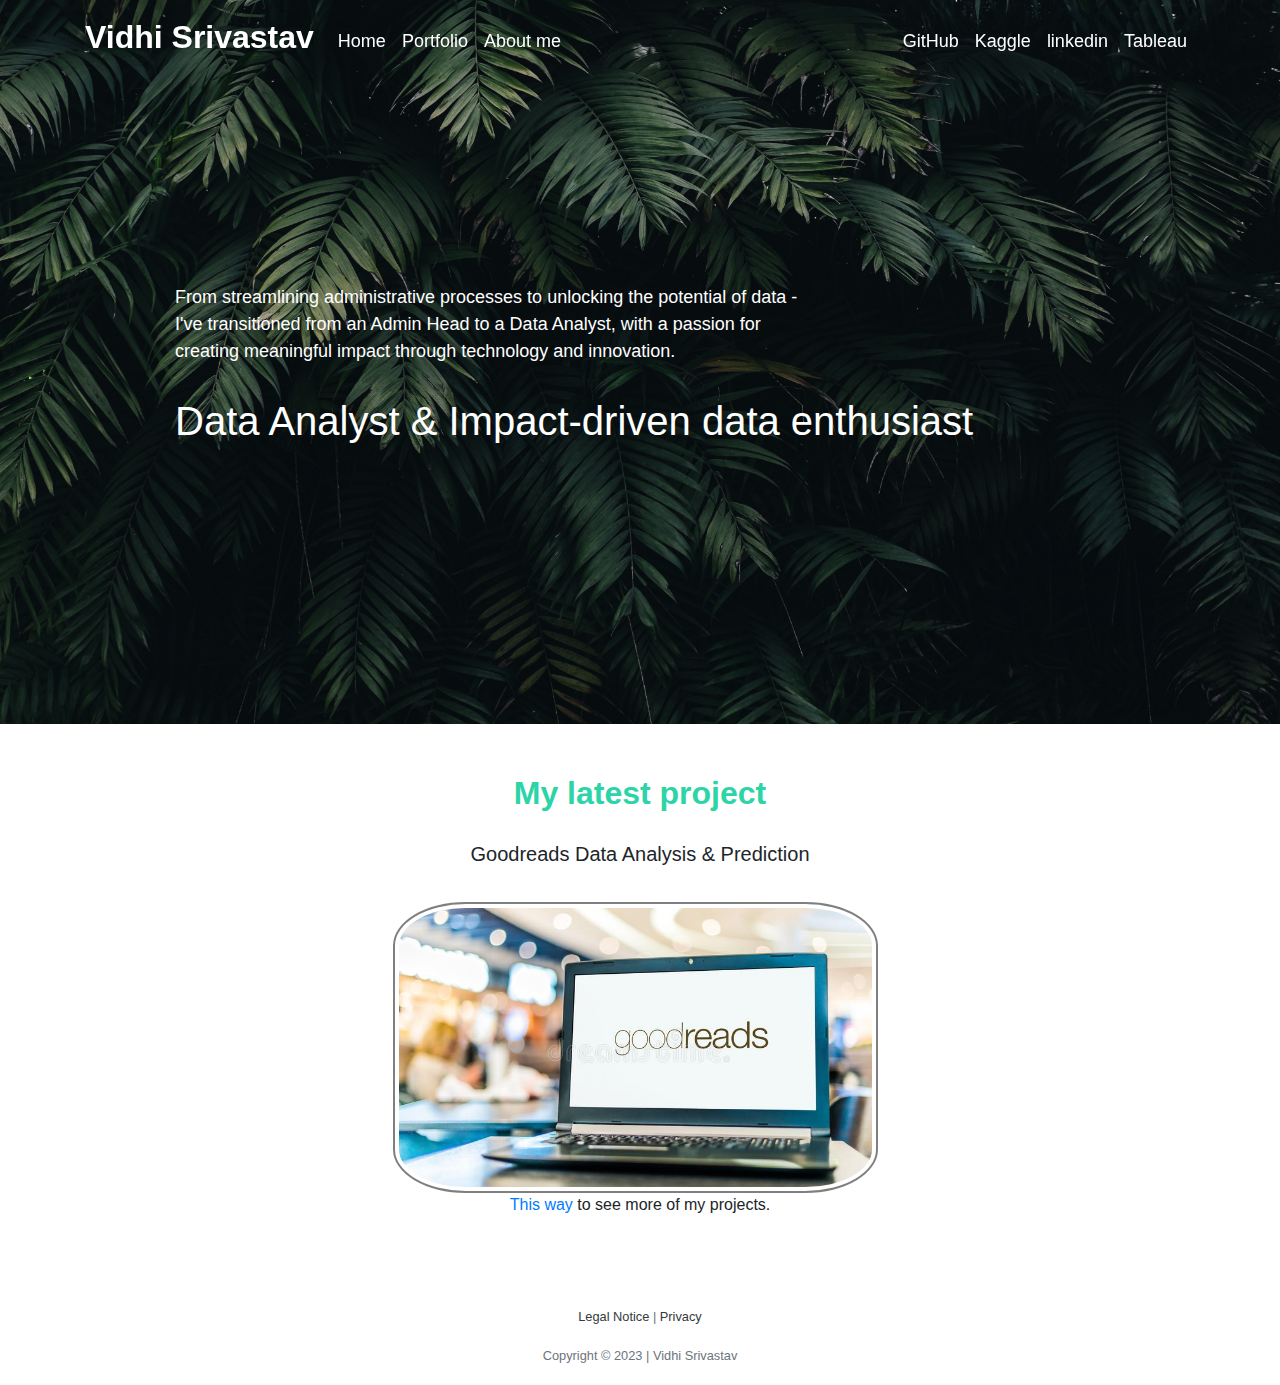
<file: docs/index.html>
<!doctype html>
<!-- This entire layout structure is taken from CS50s finance implementation https://finance.cs50.net/login -->
<html lang="en">

<head>
    <!-- Global site tag (gtag.js) - Google Analytics -->
    <script async src="https://www.googletagmanager.com/gtag/js?id=UA-89966424-1"></script>
    <!-- This is taken from Bootstrap https://getbootstrap.com/docs/4.4/getting-started/introduction/-->
    <!-- Required meta tags -->
    <meta charset="utf-8">
    <meta name="viewport" content="width=device-width, initial-scale=1, shrink-to-fit=no">
    <!-- Bootstrap CSS -->
    <link rel="stylesheet" href="https://stackpath.bootstrapcdn.com/bootstrap/4.4.1/css/bootstrap.min.css" integrity="sha384-Vkoo8x4CGsO3+Hhxv8T/Q5PaXtkKtu6ug5TOeNV6gBiFeWPGFN9MuhOf23Q9Ifjh" crossorigin="anonymous">
    <!-- own additional style sheet -->
    <link href="./static/style.css" rel="stylesheet">
    <!-- Optional JavaScript -->
    <!-- jQuery first, then Popper.js, then Bootstrap JS -->
    <script src="https://code.jquery.com/jquery-3.4.1.slim.min.js" integrity="sha384-J6qa4849blE2+poT4WnyKhv5vZF5SrPo0iEjwBvKU7imGFAV0wwj1yYfoRSJoZ+n" crossorigin="anonymous"></script>
    <script src="https://cdn.jsdelivr.net/npm/popper.js@1.16.0/dist/umd/popper.min.js" integrity="sha384-Q6E9RHvbIyZFJoft+2mJbHaEWldlvI9IOYy5n3zV9zzTtmI3UksdQRVvoxMfooAo" crossorigin="anonymous"></script>
    <script src="https://stackpath.bootstrapcdn.com/bootstrap/4.4.1/js/bootstrap.min.js" integrity="sha384-wfSDF2E50Y2D1uUdj0O3uMBJnjuUD4Ih7YwaYd1iqfktj0Uod8GCExl3Og8ifwB6" crossorigin="anonymous"></script>
    <!-- Global site tag (gtag.js) - Google Analytics -->
    <script async src="https://www.googletagmanager.com/gtag/js?id=UA-168103075-1"></script>
    <script>
        window.dataLayer = window.dataLayer || [];

        function gtag() {
            dataLayer.push(arguments);
        }
        gtag('js', new Date());

        gtag('config', 'UA-168103075-1', {
            'anonymize_ip': true
        });
    </script>
    <!-- Disallow crawlers to index this website -->
    <meta name="robots" content="noindex">
    <title>Vidhi Srivastav</title>
    <link rel="icon" href="/static/img/home.png">
    <!-- mobile first bootstrap -->
    <meta name="viewport" content="width=device-width, initial-scale=1">
</head>

<body>
    <div class="upper-section-index">
        <nav class="navbar navbar-expand-md navbar-light index-navbar-custom sticky-top">
            <div class="container">
                <a class="navbar-brand" id="name-color" href="index.html">Vidhi Srivastav</a>
                <button class="navbar-toggler" type="button" data-toggle="collapse" data-target="#navbarNav" aria-controls="navbarNav" aria-expanded="false" aria-label="Toggle navigation">
               <span class="navbar-toggler-icon"></span>
               </button>
                <div class="collapse navbar-collapse" id="navbarNav">
                    <ul class="navbar-nav mr-auto mt-2">
                        <li class="nav-item">
                            <a class="nav-link" id="navbar-color" href="index.html">Home</a>
                        </li>
                        <li class="nav-item">
                            <a class="nav-link" id="navbar-color" href="portfolio.html">Portfolio</a>
                        </li>
                        <li class="nav-item">
                            <a class="nav-link" id="navbar-color" href="about.html">About me</a>
                        </li>
                    </ul>
                    <ul class="navbar-nav ml-auto mt-2">
                        <li class="nav-item">
                            <a target="_blank" class="nav-link" id="navbar-color" href="https://github.com/VidhiSrivastav">GitHub</a>
                        </li>
                        <li class="nav-item">
                            <a target="_blank" class="nav-link" id="navbar-color" href="https://www.kaggle.com/vidhisrivastava">Kaggle</a>
                        </li>
                        <li class="nav-item">
                            <a target="_blank" class="nav-link" id="navbar-color" href="https://www.linkedin.com/in/vidhisrivastava77/">linkedin</a>
                        </li>
                        <li class="nav-item">
                            <a target="_blank" class="nav-link" id="navbar-color" href="https://public.tableau.com/app/profile/vidhi5336#!/">Tableau</a>
                        </li>
                    </ul>
                </div>
            </div>
        </nav>
        <section class="title-color" id="index-title">
            <div class="container title-container">
                <div class="row title-text">
                    <div class="col-12 col-sm-11 col-md-9 col-lg-8 additional-margin">
                        <div class="title-description">
                            <div class="wrapper">
                                <div class="typing-demo">
                                    <p>From streamlining administrative processes to unlocking the potential of data - I've transitioned from an Admin Head to a Data Analyst, with a passion for creating meaningful impact through technology and innovation.</p>
                                </div>

                            </div>
                        </div>
                    </div>
                </div>
                <div class="row title-text">
                    <div class="col-auto additional-margin">
                        <p>

                            <h1 class="title">Data Analyst &amp; Impact-driven data enthusiast</h1>

                        </p>
                    </div>
                </div>
            </div>
    </div>
    </section>
    <section class="home-content">
        <div class="container">
            <div class="row portfolio-row justify-content-center">
                <div class="col-12 col-md-6">
                    <div class="row justify-content-center">
                        <div class="text-center">
                            <h2 class="index-header">My latest project</h2>
                        </div>
                    </div>
                    <div class="row justify-content-center">
                        <div class="row index-img text-center">
                            <h5 href="https://www.kaggle.com/code/vidhisrivastava/goodreads-reading-trends">Goodreads Data Analysis & Prediction</h5>
                        </div>
                    </div>
                    <div class="row">
                        <div class="image">
                            <a target="_blank" href="https://www.kaggle.com/code/vidhisrivastava/goodreads-reading-trends">
                                <img class="portfolio-img" src="./static/img/goodreads.jpg">
                            </a>
                        </div>
                    </div>
                    <div class="index-bottom text-center">
                        <p>
                            <a class="about-link" href="portfolio.html">This way</a> to see more of my projects.
                        </p>
                    </div>
                </div>
                <!--div class="col-12 col-md-6">
                  <div class="row justify-content-center">
                      <div class="text-center">
                  
                          <h2 class="index-header">My latest blog post</h2>
                  
                      </div>
                  </div>
                  <div class="row justify-content-center">
                      <div class="row index-img text-center">
                          <h5>coming soon</h5>
                      </div>
                  </div>
                  <div class="row">
                      <div class="image">
                  
                          <a target="_blank" href=blog link>
                              <img class="portfolio-img" src=/static/img/directors-sustainability.png>
                          </a>
                      </div>
                  </div>
                  <div class="index-bottom text-center">
                      <p>
                  
                          And <a target="_blank" class="about-link" href="">this way</a> to see more of my blog posts.
                  
                      </p>
                  </div>
                  </div-->
            </div>
        </div>
    </section>
    <footer class="small text-center text-muted">
        <a href="/en/impressum" class="text-dark">Legal Notice</a> |
        <a href="/en/datenschutz" class="text-dark">Privacy</a>
        <p class="copyright">Copyright &copy; 2023 | Vidhi Srivastav</p>
    </footer>
</body>

</html>
</file>
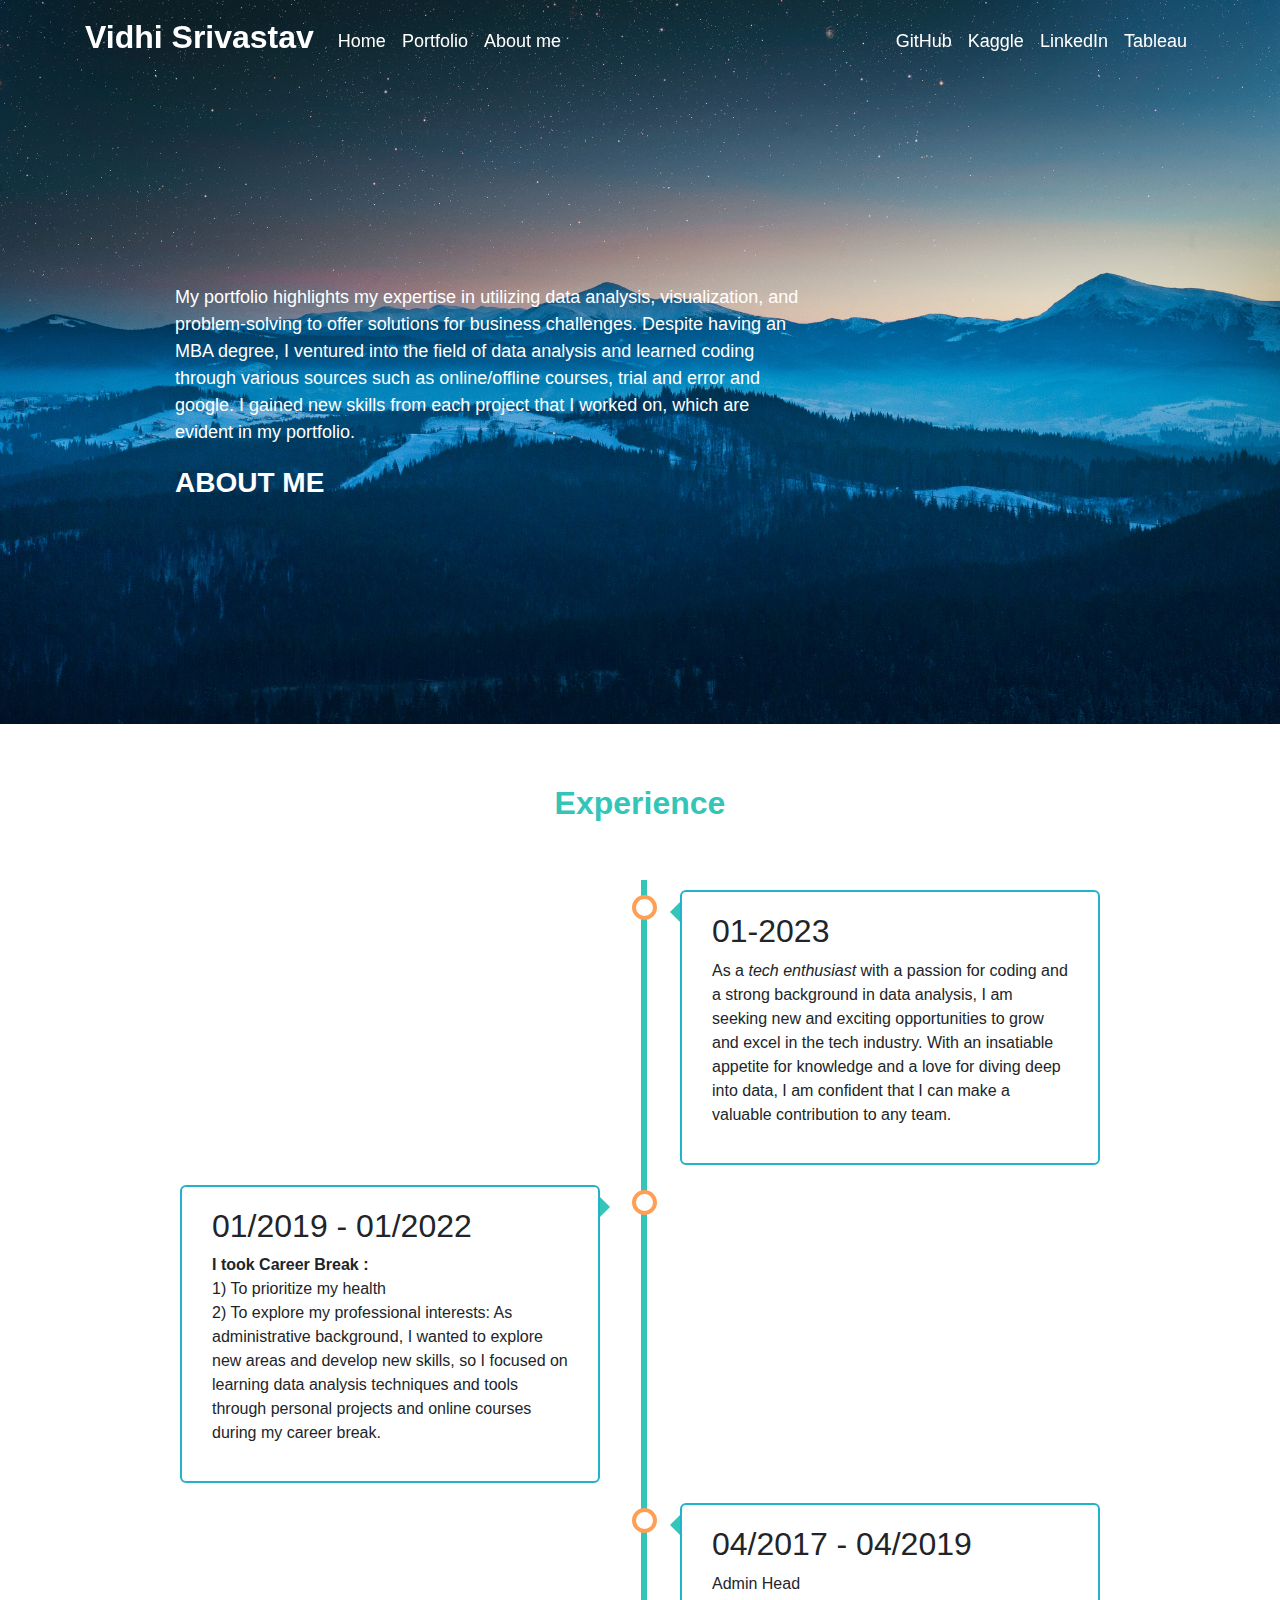
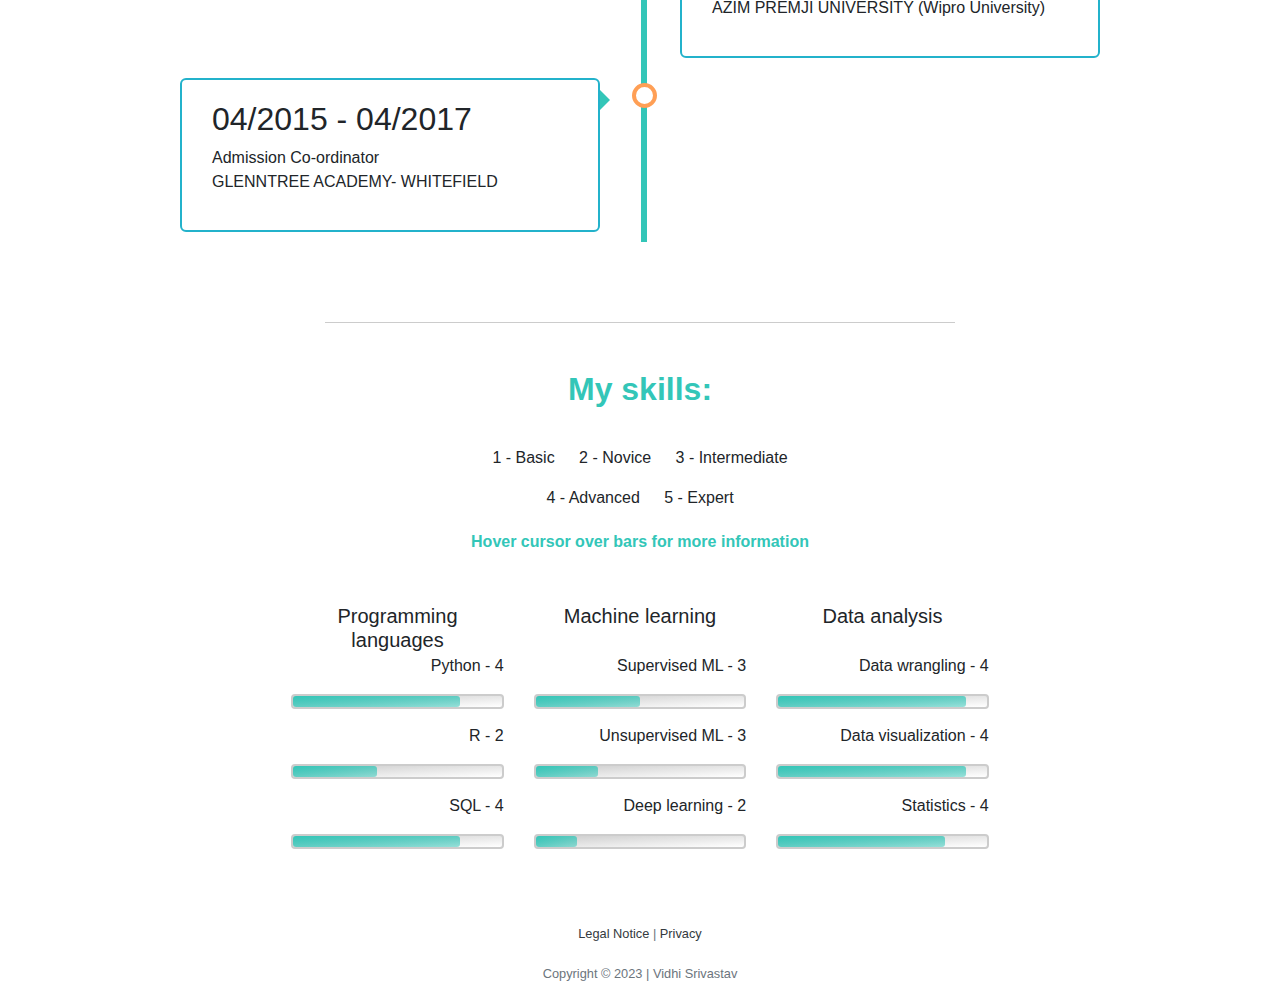
<file: docs/about.html>
<!doctype html>


<!-- This entire layout structure is taken from CS50s finance implementation https://finance.cs50.net/login -->

<html lang="en">

<head>

    <!-- Global site tag (gtag.js) - Google Analytics -->
    <script async src="https://www.googletagmanager.com/gtag/js?id=UA-89966424-1"></script>


    <!-- This is taken from Bootstrap https://getbootstrap.com/docs/4.4/getting-started/introduction/-->
    <!-- Required meta tags -->
    <meta charset="utf-8">
    <meta name="viewport" content="width=device-width, initial-scale=1, shrink-to-fit=no">

    <!-- Bootstrap CSS -->
    <link rel="stylesheet" href="https://stackpath.bootstrapcdn.com/bootstrap/4.4.1/css/bootstrap.min.css" integrity="sha384-Vkoo8x4CGsO3+Hhxv8T/Q5PaXtkKtu6ug5TOeNV6gBiFeWPGFN9MuhOf23Q9Ifjh" crossorigin="anonymous">
    <!-- own additional style sheet -->
    <link href="./static/style.css" rel="stylesheet">

    <!-- Optional JavaScript -->
    <!-- jQuery first, then Popper.js, then Bootstrap JS -->
    <script src="https://code.jquery.com/jquery-3.4.1.slim.min.js" integrity="sha384-J6qa4849blE2+poT4WnyKhv5vZF5SrPo0iEjwBvKU7imGFAV0wwj1yYfoRSJoZ+n" crossorigin="anonymous"></script>
    <script src="https://cdn.jsdelivr.net/npm/popper.js@1.16.0/dist/umd/popper.min.js" integrity="sha384-Q6E9RHvbIyZFJoft+2mJbHaEWldlvI9IOYy5n3zV9zzTtmI3UksdQRVvoxMfooAo" crossorigin="anonymous"></script>
    <script src="https://stackpath.bootstrapcdn.com/bootstrap/4.4.1/js/bootstrap.min.js" integrity="sha384-wfSDF2E50Y2D1uUdj0O3uMBJnjuUD4Ih7YwaYd1iqfktj0Uod8GCExl3Og8ifwB6" crossorigin="anonymous"></script>

    <!-- Global site tag (gtag.js) - Google Analytics -->
    <script async src="https://www.googletagmanager.com/gtag/js?id=UA-168103075-1"></script>
    <script>
        window.dataLayer = window.dataLayer || [];

        function gtag() {
            dataLayer.push(arguments);
        }
        gtag('js', new Date());

        gtag('config', 'UA-168103075-1', {
            'anonymize_ip': true
        });
    </script>


    <!-- Disallow crawlers to index this website -->
    <meta name="robots" content="noindex">

    <title>Vidhi Srivastav</title>
    <link rel="icon" href="/static/img/home.png">

    <!-- mobile first bootstrap -->
    <meta name="viewport" content="width=device-width, initial-scale=1">


</head>

<body>
    <div class="upper-section-about">
        <nav class="navbar navbar-expand-md navbar-light about-navbar-custom sticky-top">
            <div class="container">
                <a class="navbar-brand" id="name-color" href="index.html">Vidhi Srivastav</a>
                <button class="navbar-toggler" type="button" data-toggle="collapse" data-target="#navbarNav" aria-controls="navbarNav" aria-expanded="false" aria-label="Toggle navigation">
                    <span class="navbar-toggler-icon"></span>
                </button>
                <div class="collapse navbar-collapse" id="navbarNav">
                    <ul class="navbar-nav mr-auto mt-2">
                        <li class="nav-item">
                            <a class="nav-link" id="navbar-color" href="index.html">Home</a>
                        </li>
                        <li class="nav-item">
                            <a class="nav-link" id="navbar-color" href="portfolio.html">Portfolio</a>
                        </li>
                        <li class="nav-item">
                            <a class="nav-link" id="navbar-color" href="about.html">About me</a>
                        </li>
                    </ul>
                    <ul class="navbar-nav ml-auto mt-2">
                        <li class="nav-item">
                            <a target="_blank" class="nav-link" id="navbar-color" href="https://github.com/VidhiSrivastav">GitHub</a>
                        </li>
                        <li class="nav-item">
                            <a target="_blank" class="nav-link" id="navbar-color" href="https://www.kaggle.com/vidhisrivastava">Kaggle</a>
                        </li>
                        <li class="nav-item">
                            <a target="_blank" class="nav-link" id="navbar-color" href="https://www.linkedin.com/in/vidhisrivastava77/">LinkedIn</a>
                        </li>
                        <li class="nav-item">
                            <a target="_blank" class="nav-link" id="navbar-color" href="https://public.tableau.com/app/profile/vidhi5336#!/">Tableau</a>
                        </li>
                    </ul>
                </div>
            </div>
        </nav>
        <section class="title-color" id="about-title">
            <div class="container title-container">
                <div class="row title-text">
                    <div class="col-12 col-sm-11 col-md-9 col-lg-8 additional-margin">
                        <div class="title-description">
                            <p>My portfolio highlights my expertise in utilizing data analysis, visualization, and problem-solving to offer solutions for business challenges. Despite having an MBA degree, I ventured into the field of data analysis and learned
                                coding through various sources such as online/offline courses, trial and error and google. I gained new skills from each project that I worked on, which are evident in my portfolio.</p>
                        </div>
                    </div>
                </div>
                <div class="row title-text">
                    <div class="col-auto additional-margin">
                        <p>ABOUT ME</p>
                    </div>
                </div>
            </div>
    </div>
    </section>



    <section class="home-content">
        <div class="row portfolio-row justify-content-center">
            <div class="col-md-5">
                <div class="text-center">

                    <h2 class="about-header">Experience</h2>

                </div>
            </div>
        </div>
        <div class="timeline">
            <!--div class="container-timeline left">
                <div class="content">
                    <h2>9999</h2>

                    <p>
                        <a target="_blank" class="about-link" href="link">VidhiSrivastav</a>: ---
                    </p>

                </div>
            </div>
            <div class="container-timeline right">
                <div class="content">
                    <h2>9999</h2>

                    <ul>
                        <li>
                            <a target="_blank" class="about-link" href="link">---</a>: ---
                        </li>
                        <li>
                            <a target="_blank" class="about-link" href="link">---</a>:---
                        </li>
                        <li>
                            <a target="_blank" class="about-link" href="link">---</a>:---
                        </li>
                        <li>
                            <a target="_blank" class="about-link" href="link">---</a>:---
                        </li>
                    </ul>

                </div>
            </div>
            <div class="container-timeline left">
                <div class="content">
                    <h2>9999</h2>

                    <ul>
                        <li>
                            <a target="_blank" class="about-link" href="link">---</a>: ---<a target="_blank" class="about-link" href="link">
                                    ---
                        </li>
                        <li>
                            ---
                        </li>
                    </ul>

                </div>
            </div>
            <div class="container-timeline right">
                
            </div-->
            <div class="container-timeline right">
                <div class="content">
                    <h2>01-2023 </h2>

                    <p>As a
                        <i>tech enthusiast</i> with a passion for coding and a strong background in data analysis, I am seeking new and exciting opportunities to grow and excel in the tech industry. With an insatiable appetite for knowledge and a love
                        for diving deep into data, I am confident that I can make a valuable contribution to any team. </p>

                </div>
            </div>
            <div class="container-timeline left">
                <div class="content">
                    <h2>01/2019 - 01/2022</h2>

                    <p>
                        <B>I took Career Break :</B> <br> 1) To prioritize my health
                        <br>2) To explore my professional interests: As administrative background, I wanted to explore new areas and develop new skills, so I focused on learning data analysis techniques and tools through personal projects and online courses
                        during my career break.

                    </p>

                </div>
            </div>
            <div class="container-timeline right">
                <div class="content">
                    <h2>04/2017 - 04/2019</h2>

                    <p>
                        Admin Head <br> AZIM PREMJI UNIVERSITY (Wipro University)
                    </p>

                </div>
            </div>
            <div class="container-timeline left">
                <div class="content">
                    <h2>04/2015 - 04/2017</h2>

                    <p>
                        Admission Co-ordinator <br> GLENNTREE ACADEMY- WHITEFIELD
                    </p>

                </div>
            </div>
        </div>

        <div class="container">
            <div class="row portfolio-row justify-content-center">
                <div class="col-md-8">
                    <hr/>
                </div>
            </div>

            <div class="row about-row justify-content-center">
                <div class="col-12 p-0 text-center">

                    <h2 class="about-header">My skills:</h2>

                </div>
            </div>
            <div class="row row-legend justify-content-center">
                <div class="col-12 p-0 text-center">
                    <p>
                        1 - Basic<span class="about-legend"></span> 2 - Novice<span class="about-legend"></span> 3 - Intermediate
                    </p>
                    <p class="m-0">
                        4 - Advanced<span class="about-legend"></span> 5 - Expert
                    </p>
                </div>
            </div>
            <div class="row row-legend justify-content-center about-header">

                Hover cursor over bars for more information

            </div>
            <div class="row about-row justify-content-center">

                <div class="col-lg-3 col-md-6 col-12">
                    <div class="skill-cat text-center">
                        <h5>Programming languages</h5>
                    </div>
                    <div class="row">


                        <div class="col-12 text-right">
                            <p>Python - 4</p>
                            <div class="skill-bar">
                                <div class="skill-spec" style="width: 80.0%;">
                                </div>
                                <span class="tooltiptext">1 years experience</span>
                            </div>
                        </div>


                        <div class="col-12 text-right">
                            <p> R - 2</p>
                            <div class="skill-bar">
                                <div class="skill-spec" style="width: 40.0%;">
                                </div>
                                <span class="tooltiptext">1 years experience</span>
                            </div>
                        </div>


                        <div class="col-12 text-right">
                            <p>SQL - 4</p>
                            <div class="skill-bar">
                                <div class="skill-spec" style="width: 80.0%;">
                                </div>
                                <span class="tooltiptext">1 year experience</span>
                            </div>
                        </div>

                    </div>
                </div>

                <div class="col-lg-3 col-md-6 col-12">
                    <div class="skill-cat text-center">
                        <h5>Machine learning</h5>
                    </div>
                    <div class="row">


                        <div class="col-12 text-right">
                            <p>Supervised ML - 3</p>
                            <div class="skill-bar">
                                <div class="skill-spec" style="width: 50.0%;">
                                </div>
                                <span class="tooltiptext">Classification &amp; regression, time series</span>
                            </div>
                        </div>


                        <div class="col-12 text-right">
                            <p>Unsupervised ML - 3</p>
                            <div class="skill-bar">
                                <div class="skill-spec" style="width: 30.0%;">
                                </div>
                                <span class="tooltiptext">K-Means, PCA</span>
                            </div>
                        </div>


                        <div class="col-12 text-right">
                            <p>Deep learning - 2</p>
                            <div class="skill-bar">
                                <div class="skill-spec" style="width: 20.0%;">
                                </div>
                                <span class="tooltiptext">PyTorch, PyTorch Lightning</span>
                            </div>
                        </div>

                    </div>
                </div>

                <!--div class="col-lg-3 col-md-6 col-12">
                    <div class="skill-cat text-center">
                        <h5></h5>
                    </div>
                    <div class="row">


                        <div class="col-12 text-right">
                            <p>Front-end - 3</p>
                            <div class="skill-bar">
                                <div class="skill-spec" style="width: 60.0%;">
                                </div>
                                <span class="tooltiptext">HTML, CSS</span>
                            </div>
                        </div>


                        <div class="col-12 text-right">
                            <p>Databases - 3</p>
                            <div class="skill-bar">
                                <div class="skill-spec" style="width: 80.0%;">
                                </div>
                                <span class="tooltiptext">SQL, MongoDB</span>
                            </div>
                        </div>


                        <div class="col-12 text-right">
                            <p>Deployment - 3</p>
                            <div class="skill-bar">
                                <div class="skill-spec" style="width: 60.0%;">
                                </div>
                                <span class="tooltiptext">Heroku</span>
                            </div>
                        </div>

                    </div>
                </div-->

                <div class="col-lg-3 col-md-6 col-12">
                    <div class="skill-cat text-center">
                        <h5>Data analysis</h5>
                    </div>
                    <div class="row">


                        <div class="col-12 text-right">
                            <p>Data wrangling - 4</p>
                            <div class="skill-bar">
                                <div class="skill-spec" style="width: 90.0%;">
                                </div>
                                <span class="tooltiptext">Pandas, Numpy</span>
                            </div>
                        </div>


                        <div class="col-12 text-right">
                            <p>Data visualization - 4</p>
                            <div class="skill-bar">
                                <div class="skill-spec" style="width: 90.0%;">
                                </div>
                                <span class="tooltiptext">Plotly, Matplotlib, Seaborn</span>
                            </div>
                        </div>


                        <div class="col-12 text-right">
                            <p>Statistics - 4</p>
                            <div class="skill-bar">
                                <div class="skill-spec" style="width: 80.0%;">
                                </div>
                                <span class="tooltiptext">Descriptive, inferential</span>
                            </div>
                        </div>

                    </div>
                </div>

            </div>
        </div>
    </section>



    <footer class="small text-center text-muted">
        <a href="/en/impressum" class="text-dark">Legal Notice</a> |
        <a href="/en/datenschutz" class="text-dark">Privacy</a>
        <p class="copyright">Copyright &copy; 2023 | Vidhi Srivastav</p>
    </footer>


</body>

</html>
</file>
<file: docs/static/style.css>
.navbar-brand {
    /* size for brand */
    font-size: xx-large;
    font-weight: bold;
}

#navbar-color,
#name-color {
    color: #FFF;
}

#navbar-color:hover {
    text-decoration: none;
    color: #000;
}

.upper-section-index {
    background-image: url('./img/tree-image.jpg');
    background-size: cover;
    background-position: center;
}

.upper-section-portfolio {
    background-image: url('./img/stars.jpg');
    background-size: cover;
    background-position: center;
}

.upper-section-about {
    background-image: url('./img/mountains.jpg');
    background-size: cover;
    background-position: center;
}

.navbar-toggler {
    background-color: #FFF;
}

#btn-lang {
    border: 2px solid;
    border-color: #FFF;
    color: #FFF;
    font-weight: bold;
}

.title-color {
    padding: 210px 0 80px;
    position: relative;
    z-index: 1;
    display: block;
    height: 650px;
    position: relative;
}

.container {
    width: 100%;
}


/*This is for debugging purposes to see the size of divs
*{
    outline: 1px solid red;
}*/

.title-text {
    color: #FFFFFF;
    font-size: 25px;
    font-weight: bold;
    margin: 0;
}

.additional-margin {
    padding-left: 90px;
}

.title-description {
    font-size: 15px;
    font-weight: normal;
}

.home-content {
    margin: 40px 0 60px 0;
}

.index-header {
    color: #2CD4A7;
    font-weight: bold;
    margin-bottom: 20px;
    padding: 10px;
}

.index-btn {
    margin: 10px 0 10px 0;
    background-color: #2CD4A7;
    color: #FFFFFF;
    padding: 5px 0 5px 0;
}

.index-btn:hover {
    background-color: rgba(44, 212, 167, 0.5);
    color: #000000;
    text-decoration: none;
}

.index-img {
    min-height: 60px;
}

.image {
    justify-content: center;
    align-items: center;
    width: 100%;
    display: inline-block;
    margin-right: 10px;
}

.index-bottom {
    margin-bottom: 30px;
}

.portfolio-row {
    margin: 30px 0 30px 0;
}

.portfolio-text {
    min-height: 150px;
}

.title-link {
    color: #2FDEDB;
}

.title-link:hover {
    text-decoration: none;
    color: #2FDEDB;
}

.col-md-5 {
    padding: 20px 30px 20px 30px;
}

.project-des {
    font-size: 14px;
}

.skills {
    font-size: 12px;
}

.button-row {
    margin-bottom: 80px;
}

.bold {
    font-weight: bold;
    color: #2FDEDB;
}

.portfolio-img {
    width: 100%;
    height: 100%;
    border: 2px solid rgba(0, 0, 0, 0.5);
    padding: 4px 4px 4px 4px;
    border-radius: 15%;
}

.portfolio-img:hover {
    box-shadow: 2px 2px 5px 2px rgba(0, 0, 0, 0.3);
}

.portfolio-btn {
    margin: 10px 0 10px 0;
    background-color: #2FDEDB;
    color: #FFFFFF;
}

.portfolio-btn:hover {
    background-color: rgba(47, 222, 219, 0.5);
    color: #000000;
}

@media (max-width: 576px) {
    .title-color {
        padding: 140px 0 80px;
        height: 550px;
    }
}

@media (max-width: 768px) {
    .title-color {
        padding: 150px 0 80px;
    }
    .portfolio-row {
        margin: 0px 10px 0px 10px;
    }
    .button-row {
        margin-bottom: 40px;
    }
    .index-bottom {
        margin-bottom: 60px;
    }
    .index-header {
        margin-bottom: 10px;
    }
    .index-img {
        min-height: 40px;
    }
}

@media (max-width: 992px) {
    .additional-margin {
        padding-left: 15px;
    }
}

@media (min-width: 1200px) {
    .navbar-collapse {
        font-size: 18px;
    }
    .title-text {
        font-size: 28px;
    }
    .title-description {
        font-size: 18px;
    }
    .project-des {
        font-size: 16px;
    }
    .skills {
        font-size: 14px;
    }
    .portfolio-row {
        margin: 30px 60px 30px 60px;
    }
}

.about-header {
    color: #33C6B8;
    font-weight: bold;
}


/* What follows now is the styling for the timeline on the About page
    The code was taken from https://www.w3schools.com/howto/howto_css_timeline.asp */


/* The actual timeline (the vertical ruler) */

.timeline {
    position: relative;
    max-width: 1000px;
    margin: 0 auto;
}


/* The actual timeline (the vertical ruler) */

.timeline::after {
    content: '';
    position: absolute;
    width: 6px;
    background-color: #33C6B8;
    top: 0;
    bottom: 0;
    left: 50%;
    margin-left: 1px;
}


/* Container around content */

.container-timeline {
    padding: 10px 40px;
    position: relative;
    background-color: inherit;
    width: 50%;
}


/* The circles on the timeline */

.container-timeline::after {
    content: '';
    position: absolute;
    width: 25px;
    height: 25px;
    right: -17px;
    background-color: white;
    border: 4px solid #FF9F55;
    top: 15px;
    border-radius: 50%;
    z-index: 1;
}


/* Place the container to the left */

.left {
    left: 0;
}


/* Place the container to the right */

.right {
    left: 50%;
}


/* Add arrows to the left container (pointing right) */

.left::before {
    content: " ";
    height: 0;
    position: absolute;
    top: 22px;
    width: 0;
    z-index: 5;
    right: 30px;
    border: medium solid #33C6B8;
    border-width: 10px 0 10px 10px;
    border-color: transparent transparent transparent #33C6B8;
}


/* Add arrows to the right container (pointing left) */

.right::before {
    content: " ";
    height: 0;
    position: absolute;
    top: 22px;
    width: 0;
    z-index: 5;
    left: 30px;
    border: medium solid #33C6B8;
    border-width: 10px 10px 10px 0;
    border-color: transparent #33C6B8 transparent transparent;
}


/* Fix the circle for containers on the right side */

.right::after {
    left: -8px;
}


/* The actual content */

.content {
    padding: 20px 30px;
    background-color: white;
    position: relative;
    border: 2px solid #23b2cb;
    border-radius: 6px;
}


/* Media queries - Responsive timeline on screens less than 600px wide */

@media screen and (max-width: 600px) {
    /* Place the timelime to the left */
    .timeline::after {
        left: 31px;
        margin-left: -5px;
    }
    /* Full-width containers */
    .container-timeline {
        width: 100%;
        padding-left: 70px;
        padding-right: 25px;
    }
    /* Make sure that all arrows are pointing leftwards */
    .container-timeline::before {
        left: 60px;
        border: medium solid #33C6B8;
        border-width: 10px 10px 10px 0;
        border-color: transparent #33C6B8 transparent transparent;
    }
    /* Make sure all circles are at the same spot */
    .left::after,
    .right::after {
        left: 15px;
    }
    /* Make all right containers behave like the left ones */
    .right {
        left: 0%;
    }
}


/* This was the end of the code taken from w3schools */

.about-link:hover {
    text-decoration: none;
}


/* This is taken from https://stackoverflow.com/questions/14821087/horizontal-line-and-right-way-to-code-it-in-html-css*/

hr {
    display: block;
    height: 1px;
    border: 0;
    border-top: 1px solid #ccc;
    margin-top: 50px;
}

h2.about-header {
    color: #33C6B8;
}

.about-row {
    margin: 30px 70px 30px 70px;
}

@media screen and (max-width: 900px) {
    .about-row {
        margin: 30px 20px 30px 20px;
    }
}

.row-legend {
    margin: 20px 20px 0 20px;
}

.about-legend {
    display: inline-block;
    width: 20px;
}

.skill-cat {
    margin-top: 20px;
    min-height: 50px;
}

.skill-bar {
    position: relative;
    height: 15px;
    width: 100%;
    background-image: linear-gradient(to bottom right, #CCCCCC, #FFFFFF);
    border: 2px solid #ccc;
    border-radius: 4px;
    margin-bottom: 15px;
}

.skill-spec {
    position: absolute;
    height: 100%;
    background-image: linear-gradient(to bottom right, rgba(51, 198, 184, 1), rgba(51, 198, 184, 0.5));
    /*background-color: #33C6B8;*/
    border-radius: 3px;
    z-index: 10;
}


/* This code was taken from https://www.w3schools.com/css/css_tooltip.asp */


/* Tooltip text */

.skill-bar .tooltiptext {
    visibility: hidden;
    width: 120px;
    background-image: linear-gradient(to bottom right, #F8F8F8, #FFFFFF);
    color: #000000;
    text-align: center;
    padding: 5px;
    border-radius: 6px;
    top: -38px;
    right: 55%;
    box-shadow: 2px 2px 5px 2px rgba(0, 0, 0, 0.3);
    /* Position the tooltip text - see examples below! */
    position: absolute;
    z-index: 10;
}


/* Show the tooltip text when you mouse over the tooltip container */

.skill-bar:hover .tooltiptext {
    visibility: visible;
}


/* end of the text taken from w3schools*/

footer {
    margin-top: 20px;
}

.copyright {
    margin-top: 20px;
    margin-bottom: 20px;
}

.impressum {
    padding: 0 50px 0 50px;
}

@media screen and (max-width: 600px) {
    .impressum {
        padding: 30px;
    }
}

.source {
    font-style: italic;
}


/* Hide vertical scrollbar */

::-webkit-scrollbar {
    display: none;
}


/* Hide horizontal scrollbar */

 ::-webkit-scrollbar-horizontal {
    display: none;
}


/* Hide scrollbar track */

 ::-webkit-scrollbar-track {
    display: none;
}
</file>
